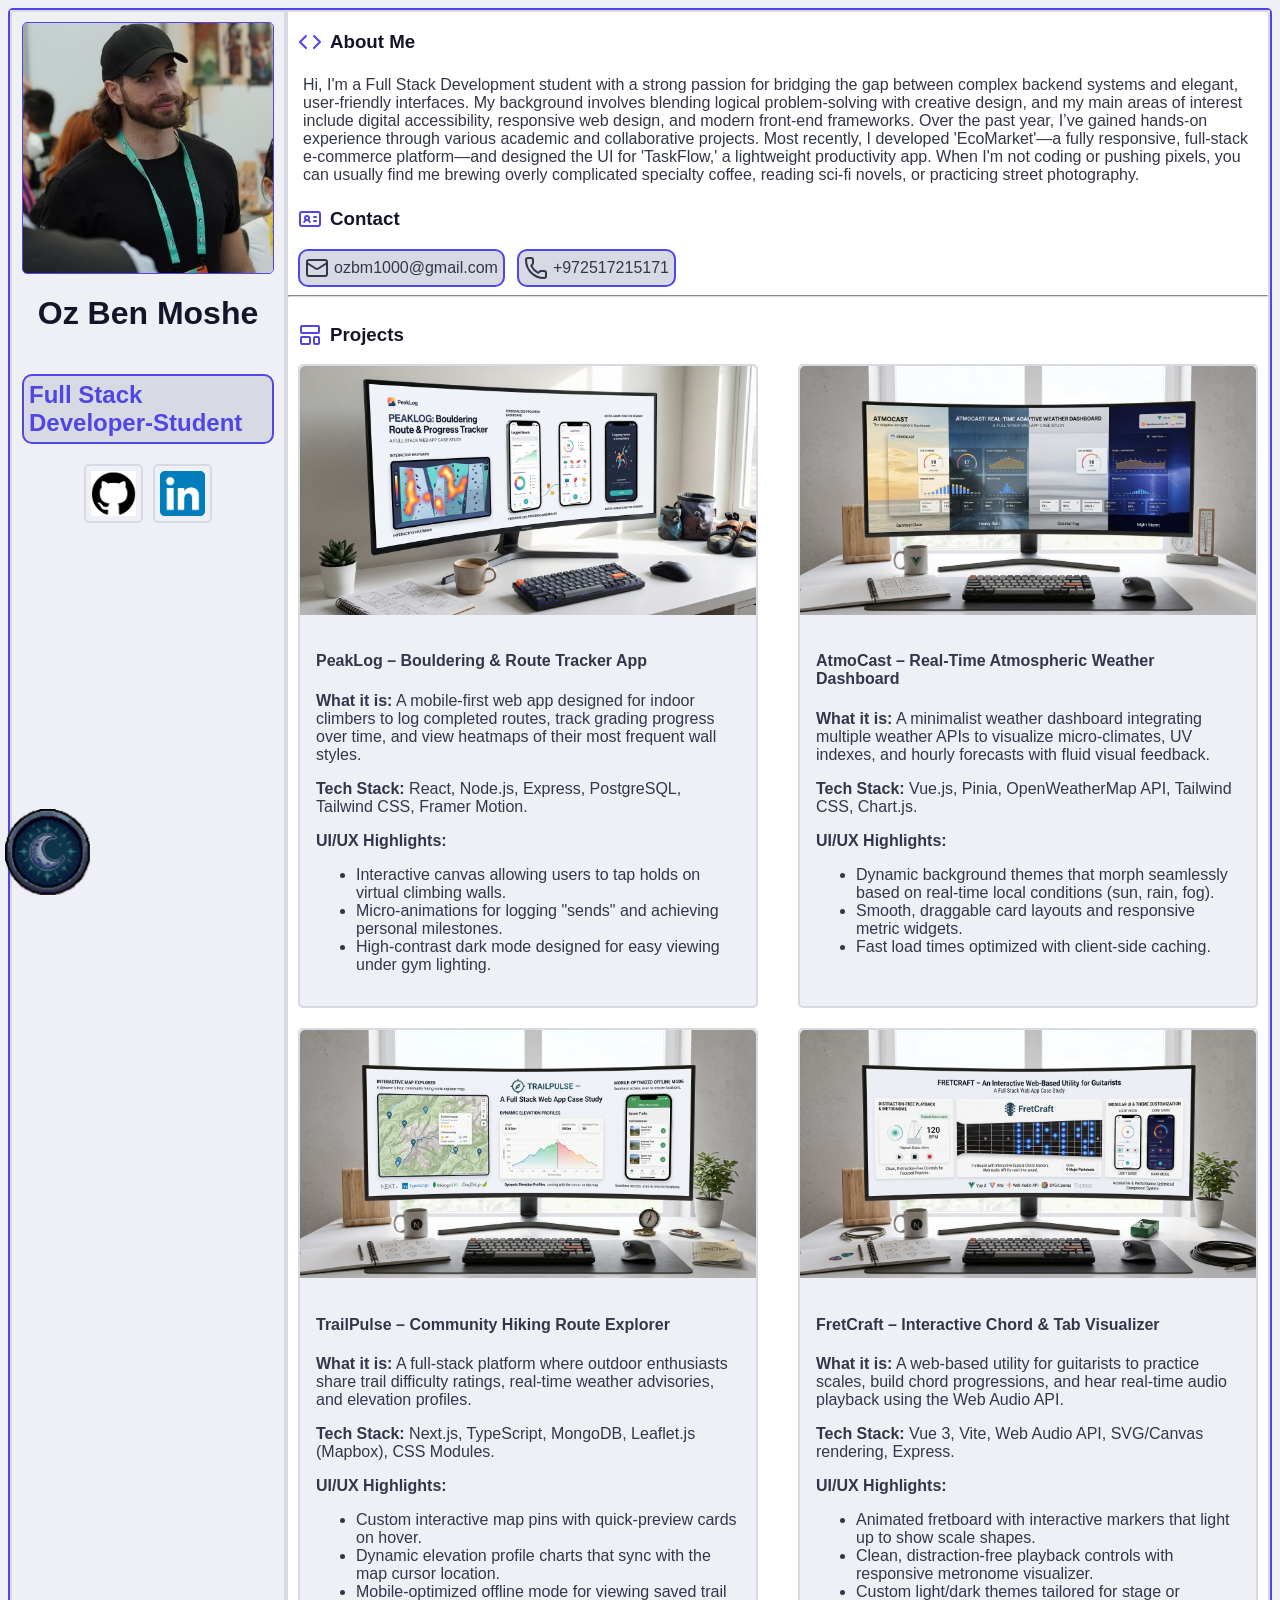
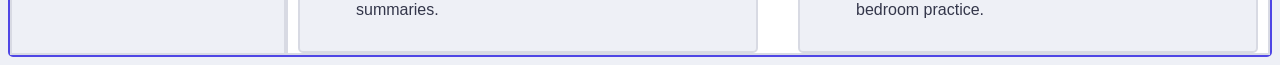
<file: index.html>
<!doctype html>
<html lang="en">
  <head>
    <meta charset="UTF-8" />
    <meta name="viewport" content="width=device-width, initial-scale=1.0" />
    <title>Oz's Business Card</title>
    <link rel="stylesheet" href="styles light.css" />
    <link rel="icon" type="image/svg+xml" href="images/favicon.svg" />
  </head>

  <body>
    <div class="sidebar">
      <img
        id="profile-image"
        src="images/profileImage.jpg"
        title="not me but yeah"
        alt="Not a Portrait of Oz Ben Moshe"
      />
      <h1>Oz Ben Moshe</h1>
      <h2>Full Stack Developer-Student</h2>

      <div class="connections">
        <a href="https://github.com/NoobUsesGitHub" title="github">
          <img class="link" src="images/github-icon.png" alt="GitHub" />
        </a>
        <a href="https://www.linkedin.com/in/ozbenmoshe/" title="linkedIn">
          <img class="link" src="images/linkedin-icon.png" alt="LinkedIn" />
        </a>
      </div>
    </div>

    <main>
      <div>
        <div class="section-label">
          <svg
            xmlns="http://www.w3.org/2000/svg"
            width="24"
            height="24"
            viewBox="0 0 24 24"
            fill="none"
            stroke="currentColor"
            stroke-width="2"
            stroke-linecap="round"
            stroke-linejoin="round"
            class="lucide lucide-code-icon lucide-code"
          >
            <path d="m16 18 6-6-6-6" />
            <path d="m8 6-6 6 6 6" />
          </svg>
          <h3>About Me</h3>
        </div>
        <article class="about-me">
          Hi, I'm a Full Stack Development student with a strong passion for
          bridging the gap between complex backend systems and elegant,
          user-friendly interfaces. My background involves blending logical
          problem-solving with creative design, and my main areas of interest
          include digital accessibility, responsive web design, and modern
          front-end frameworks. Over the past year, I’ve gained hands-on
          experience through various academic and collaborative projects. Most
          recently, I developed 'EcoMarket'—a fully responsive, full-stack
          e-commerce platform—and designed the UI for 'TaskFlow,' a lightweight
          productivity app. When I'm not coding or pushing pixels, you can
          usually find me brewing overly complicated specialty coffee, reading
          sci-fi novels, or practicing street photography.
        </article>

        <div class="section-label">
          <svg
            xmlns="http://www.w3.org/2000/svg"
            width="24"
            height="24"
            viewBox="0 0 24 24"
            fill="none"
            stroke="currentColor"
            stroke-width="2"
            stroke-linecap="round"
            stroke-linejoin="round"
            class="lucide lucide-id-card-icon lucide-id-card"
          >
            <path d="M16 10h2" />
            <path d="M16 14h2" />
            <path d="M6.17 15a3 3 0 0 1 5.66 0" />
            <circle cx="9" cy="11" r="2" />
            <rect x="2" y="5" width="20" height="14" rx="2" />
          </svg>
          <h3>Contact</h3>
        </div>
        <div id="contacts">
          <div class="contact-item">
            <svg
              xmlns="http://www.w3.org/2000/svg"
              width="24"
              height="24"
              viewBox="0 0 24 24"
              fill="none"
              stroke="currentColor"
              stroke-width="2"
              stroke-linecap="round"
              stroke-linejoin="round"
              class="lucide lucide-mail-icon lucide-mail"
            >
              <path d="m22 7-8.991 5.727a2 2 0 0 1-2.009 0L2 7" />
              <rect x="2" y="4" width="20" height="16" rx="2" />
            </svg>
            <span>ozbm1000@gmail.com</span>
          </div>
          <div class="contact-item">
            <svg
              xmlns="http://www.w3.org/2000/svg"
              width="24"
              height="24"
              viewBox="0 0 24 24"
              fill="none"
              stroke="currentColor"
              stroke-width="2"
              stroke-linecap="round"
              stroke-linejoin="round"
              class="lucide lucide-phone-icon lucide-phone"
            >
              <path
                d="M13.832 16.568a1 1 0 0 0 1.213-.303l.355-.465A2 2 0 0 1 17 15h3a2 2 0 0 1 2 2v3a2 2 0 0 1-2 2A18 18 0 0 1 2 4a2 2 0 0 1 2-2h3a2 2 0 0 1 2 2v3a2 2 0 0 1-.8 1.6l-.468.351a1 1 0 0 0-.292 1.233 14 14 0 0 0 6.392 6.384"
              />
            </svg>
            <span>+972517215171</span>
          </div>
        </div>

        <hr />
        <div class="section-label">
          <svg
            xmlns="http://www.w3.org/2000/svg"
            width="24"
            height="24"
            viewBox="0 0 24 24"
            fill="none"
            stroke="currentColor"
            stroke-width="2"
            stroke-linecap="round"
            stroke-linejoin="round"
            class="lucide lucide-layout-template-icon lucide-layout-template"
          >
            <rect width="18" height="7" x="3" y="3" rx="1" />
            <rect width="9" height="7" x="3" y="14" rx="1" />
            <rect width="5" height="7" x="16" y="14" rx="1" />
          </svg>
          <h3>Projects</h3>
        </div>
        <div class="projects">
          <div class="project">
            <img src="images/proj1.jpg" title="PeakLog" alt="PeakLog app screenshot" />
            <h4>PeakLog – Bouldering & Route Tracker App</h4>
            <article>
              <p>
                <strong>What it is:</strong> A mobile-first web app designed for
                indoor climbers to log completed routes, track grading progress
                over time, and view heatmaps of their most frequent wall styles.
              </p>
              <p>
                <strong>Tech Stack:</strong> React, Node.js, Express,
                PostgreSQL, Tailwind CSS, Framer Motion.
              </p>
              <p><strong>UI/UX Highlights:</strong></p>
              <ul>
                <li>
                  Interactive canvas allowing users to tap holds on virtual
                  climbing walls.
                </li>
                <li>
                  Micro-animations for logging "sends" and achieving personal
                  milestones.
                </li>
                <li>
                  High-contrast dark mode designed for easy viewing under gym
                  lighting.
                </li>
              </ul>
            </article>
          </div>

          <div class="project">
            <img src="images/proj2.jpg" title="AtmoCast" alt="AtmoCast app screenshot" />
            <h4>AtmoCast – Real-Time Atmospheric Weather Dashboard</h4>
            <article>
              <p>
                <strong>What it is:</strong> A minimalist weather dashboard
                integrating multiple weather APIs to visualize micro-climates,
                UV indexes, and hourly forecasts with fluid visual feedback.
              </p>
              <p>
                <strong>Tech Stack:</strong> Vue.js, Pinia, OpenWeatherMap API,
                Tailwind CSS, Chart.js.
              </p>
              <p><strong>UI/UX Highlights:</strong></p>
              <ul>
                <li>
                  Dynamic background themes that morph seamlessly based on
                  real-time local conditions (sun, rain, fog).
                </li>
                <li>
                  Smooth, draggable card layouts and responsive metric widgets.
                </li>
                <li>Fast load times optimized with client-side caching.</li>
              </ul>
            </article>
          </div>

          <div class="project">
            <img src="images/proj3.jpg" title="TrailPulse" alt="TrailPulse app screenshot" />
            <h4>TrailPulse – Community Hiking Route Explorer</h4>
            <article>
              <p>
                <strong>What it is:</strong> A full-stack platform where outdoor
                enthusiasts share trail difficulty ratings, real-time weather
                advisories, and elevation profiles.
              </p>
              <p>
                <strong>Tech Stack:</strong> Next.js, TypeScript, MongoDB,
                Leaflet.js (Mapbox), CSS Modules.
              </p>
              <p><strong>UI/UX Highlights:</strong></p>
              <ul>
                <li>
                  Custom interactive map pins with quick-preview cards on hover.
                </li>
                <li>
                  Dynamic elevation profile charts that sync with the map cursor
                  location.
                </li>
                <li>
                  Mobile-optimized offline mode for viewing saved trail
                  summaries.
                </li>
              </ul>
            </article>
          </div>

          <div class="project">
            <img src="images/proj4.jpg" title="FretCraft" alt="FretCraft app screenshot" />
            <h4>FretCraft – Interactive Chord & Tab Visualizer</h4>
            <article>
              <p>
                <strong>What it is:</strong> A web-based utility for guitarists
                to practice scales, build chord progressions, and hear real-time
                audio playback using the Web Audio API.
              </p>
              <p>
                <strong>Tech Stack:</strong> Vue 3, Vite, Web Audio API,
                SVG/Canvas rendering, Express.
              </p>
              <p><strong>UI/UX Highlights:</strong></p>
              <ul>
                <li>
                  Animated fretboard with interactive markers that light up to
                  show scale shapes.
                </li>
                <li>
                  Clean, distraction-free playback controls with responsive
                  metronome visualizer.
                </li>
                <li>
                  Custom light/dark themes tailored for stage or bedroom
                  practice.
                </li>
              </ul>
            </article>
          </div>
        </div>
      </div>
    </main>

    <a href="DarkMode.html" title="Dark Mode">
      <img class="modeSwitcher" src="images/moon.png" alt="Switch to dark mode" />
    </a>
  </body>
</html>
</file>
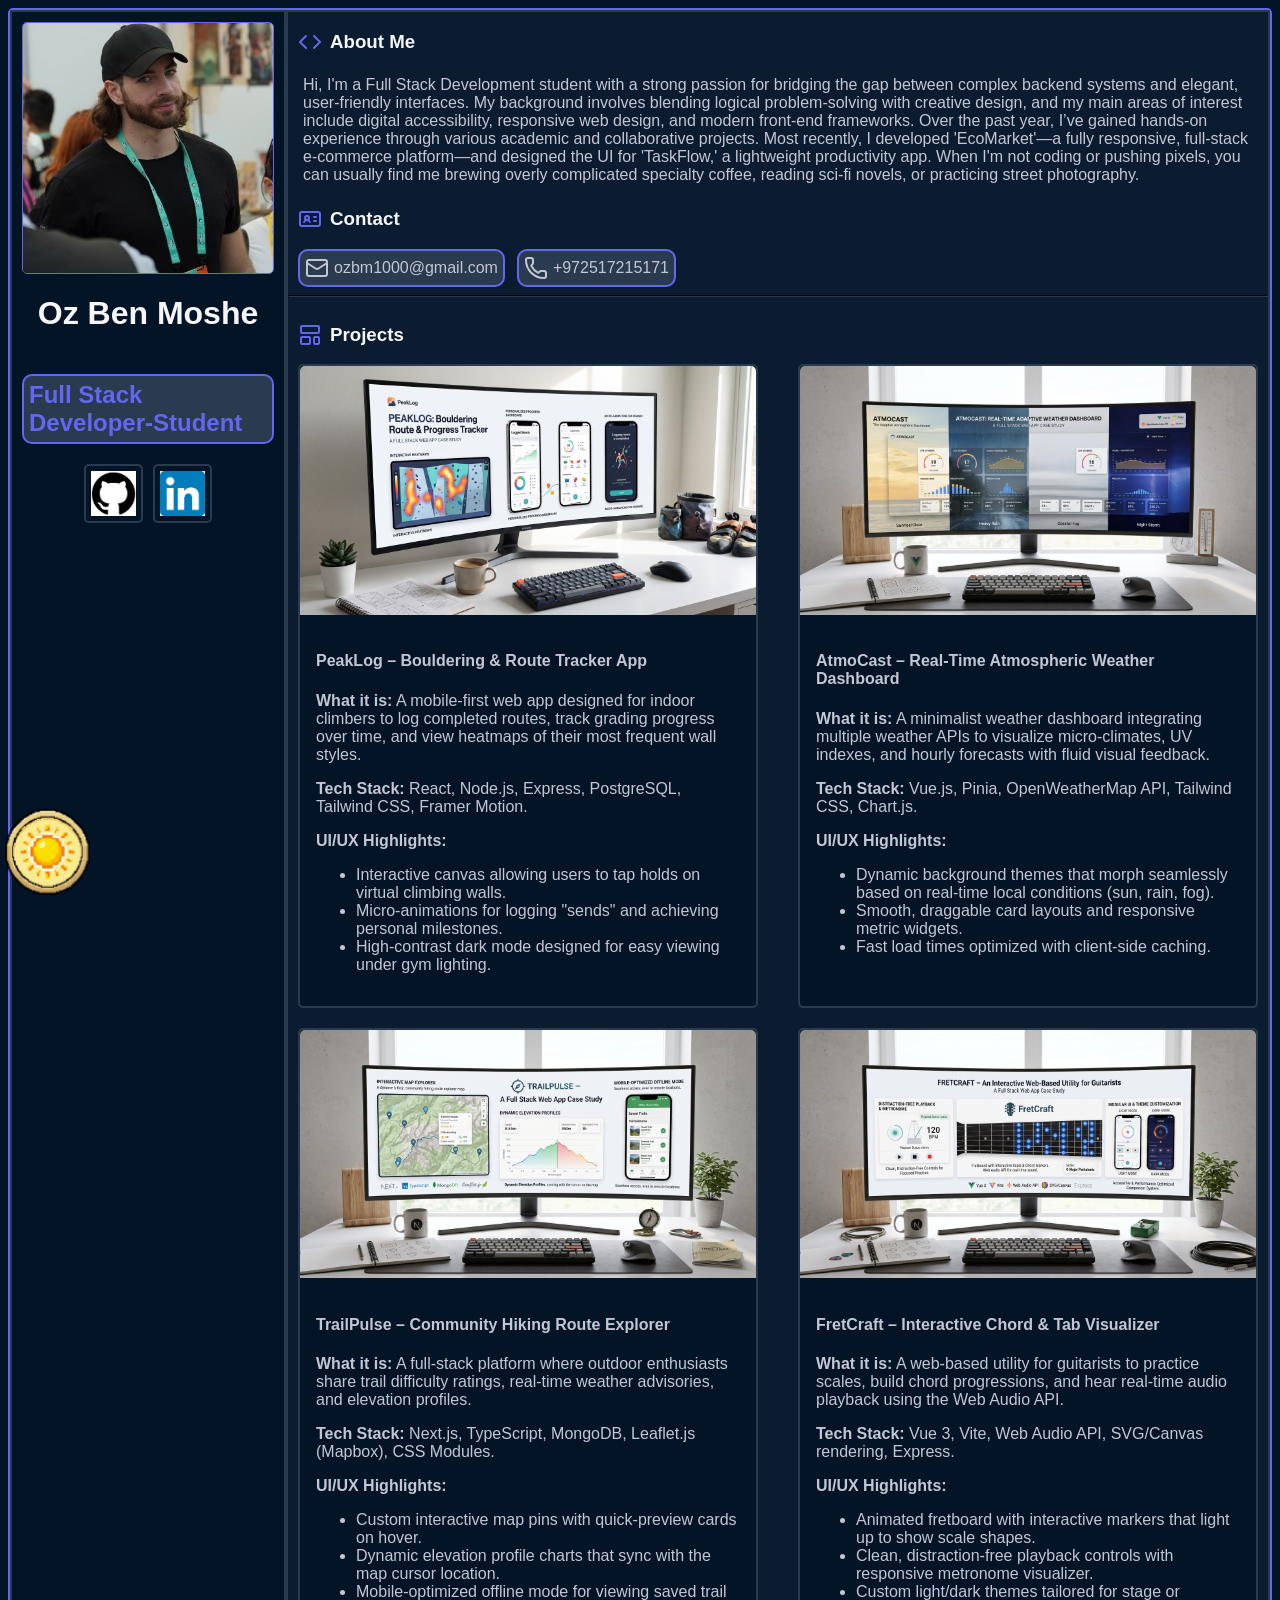
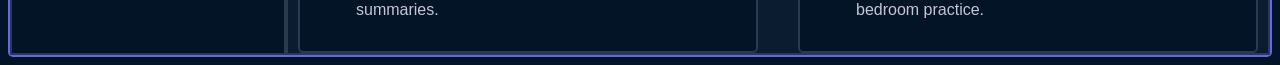
<file: DarkMode.html>
<!doctype html>
<html lang="en">
  <head>
    <meta charset="UTF-8" />
    <meta name="viewport" content="width=device-width, initial-scale=1.0" />
    <title>Oz's Business Card</title>
    <link rel="stylesheet" href="styles dark.css" />
    <link rel="icon" type="image/svg+xml" href="images/favicon.svg" />
  </head>

  <body>
    <div class="sidebar">
      <img
        id="profile-image"
        src="images/profileImage.jpg"
        title="not me but yeah"
        alt="Not a Portrait of Oz Ben Moshe"
      />
      <h1>Oz Ben Moshe</h1>
      <h2>Full Stack Developer-Student</h2>

      <div class="connections">
        <a href="https://github.com/NoobUsesGitHub" title="github">
          <img class="link" src="images/github-icon.png" alt="GitHub" />
        </a>
        <a href="https://www.linkedin.com/in/ozbenmoshe/" title="linkedIn">
          <img class="link" src="images/linkedin-icon.png" alt="LinkedIn" />
        </a>
      </div>
    </div>

    <main>
      <div>
        <div class="section-label">
          <svg
            xmlns="http://www.w3.org/2000/svg"
            width="24"
            height="24"
            viewBox="0 0 24 24"
            fill="none"
            stroke="currentColor"
            stroke-width="2"
            stroke-linecap="round"
            stroke-linejoin="round"
            class="lucide lucide-code-icon lucide-code"
          >
            <path d="m16 18 6-6-6-6" />
            <path d="m8 6-6 6 6 6" />
          </svg>
          <h3>About Me</h3>
        </div>
        <article class="about-me">
          Hi, I'm a Full Stack Development student with a strong passion for
          bridging the gap between complex backend systems and elegant,
          user-friendly interfaces. My background involves blending logical
          problem-solving with creative design, and my main areas of interest
          include digital accessibility, responsive web design, and modern
          front-end frameworks. Over the past year, I’ve gained hands-on
          experience through various academic and collaborative projects. Most
          recently, I developed 'EcoMarket'—a fully responsive, full-stack
          e-commerce platform—and designed the UI for 'TaskFlow,' a lightweight
          productivity app. When I'm not coding or pushing pixels, you can
          usually find me brewing overly complicated specialty coffee, reading
          sci-fi novels, or practicing street photography.
        </article>

        <div class="section-label">
          <svg
            xmlns="http://www.w3.org/2000/svg"
            width="24"
            height="24"
            viewBox="0 0 24 24"
            fill="none"
            stroke="currentColor"
            stroke-width="2"
            stroke-linecap="round"
            stroke-linejoin="round"
            class="lucide lucide-id-card-icon lucide-id-card"
          >
            <path d="M16 10h2" />
            <path d="M16 14h2" />
            <path d="M6.17 15a3 3 0 0 1 5.66 0" />
            <circle cx="9" cy="11" r="2" />
            <rect x="2" y="5" width="20" height="14" rx="2" />
          </svg>
          <h3>Contact</h3>
        </div>
        <div id="contacts">
          <div class="contact-item">
            <svg
              xmlns="http://www.w3.org/2000/svg"
              width="24"
              height="24"
              viewBox="0 0 24 24"
              fill="none"
              stroke="currentColor"
              stroke-width="2"
              stroke-linecap="round"
              stroke-linejoin="round"
              class="lucide lucide-mail-icon lucide-mail"
            >
              <path d="m22 7-8.991 5.727a2 2 0 0 1-2.009 0L2 7" />
              <rect x="2" y="4" width="20" height="16" rx="2" />
            </svg>
            <span>ozbm1000@gmail.com</span>
          </div>
          <div class="contact-item">
            <svg
              xmlns="http://www.w3.org/2000/svg"
              width="24"
              height="24"
              viewBox="0 0 24 24"
              fill="none"
              stroke="currentColor"
              stroke-width="2"
              stroke-linecap="round"
              stroke-linejoin="round"
              class="lucide lucide-phone-icon lucide-phone"
            >
              <path
                d="M13.832 16.568a1 1 0 0 0 1.213-.303l.355-.465A2 2 0 0 1 17 15h3a2 2 0 0 1 2 2v3a2 2 0 0 1-2 2A18 18 0 0 1 2 4a2 2 0 0 1 2-2h3a2 2 0 0 1 2 2v3a2 2 0 0 1-.8 1.6l-.468.351a1 1 0 0 0-.292 1.233 14 14 0 0 0 6.392 6.384"
              />
            </svg>
            <span>+972517215171</span>
          </div>
        </div>

        <hr />
        <div class="section-label">
          <svg
            xmlns="http://www.w3.org/2000/svg"
            width="24"
            height="24"
            viewBox="0 0 24 24"
            fill="none"
            stroke="currentColor"
            stroke-width="2"
            stroke-linecap="round"
            stroke-linejoin="round"
            class="lucide lucide-layout-template-icon lucide-layout-template"
          >
            <rect width="18" height="7" x="3" y="3" rx="1" />
            <rect width="9" height="7" x="3" y="14" rx="1" />
            <rect width="5" height="7" x="16" y="14" rx="1" />
          </svg>
          <h3>Projects</h3>
        </div>
        <div class="projects">
          <div class="project">
            <img src="images/proj1.jpg" title="PeakLog" alt="PeakLog app screenshot" />
            <h4>PeakLog – Bouldering & Route Tracker App</h4>
            <article>
              <p>
                <strong>What it is:</strong> A mobile-first web app designed for
                indoor climbers to log completed routes, track grading progress
                over time, and view heatmaps of their most frequent wall styles.
              </p>
              <p>
                <strong>Tech Stack:</strong> React, Node.js, Express,
                PostgreSQL, Tailwind CSS, Framer Motion.
              </p>
              <p><strong>UI/UX Highlights:</strong></p>
              <ul>
                <li>
                  Interactive canvas allowing users to tap holds on virtual
                  climbing walls.
                </li>
                <li>
                  Micro-animations for logging "sends" and achieving personal
                  milestones.
                </li>
                <li>
                  High-contrast dark mode designed for easy viewing under gym
                  lighting.
                </li>
              </ul>
            </article>
          </div>

          <div class="project">
            <img src="images/proj2.jpg" title="AtmoCast" alt="AtmoCast app screenshot" />
            <h4>AtmoCast – Real-Time Atmospheric Weather Dashboard</h4>
            <article>
              <p>
                <strong>What it is:</strong> A minimalist weather dashboard
                integrating multiple weather APIs to visualize micro-climates,
                UV indexes, and hourly forecasts with fluid visual feedback.
              </p>
              <p>
                <strong>Tech Stack:</strong> Vue.js, Pinia, OpenWeatherMap API,
                Tailwind CSS, Chart.js.
              </p>
              <p><strong>UI/UX Highlights:</strong></p>
              <ul>
                <li>
                  Dynamic background themes that morph seamlessly based on
                  real-time local conditions (sun, rain, fog).
                </li>
                <li>
                  Smooth, draggable card layouts and responsive metric widgets.
                </li>
                <li>Fast load times optimized with client-side caching.</li>
              </ul>
            </article>
          </div>

          <div class="project">
            <img src="images/proj3.jpg" title="TrailPulse" alt="TrailPulse app screenshot" />
            <h4>TrailPulse – Community Hiking Route Explorer</h4>
            <article>
              <p>
                <strong>What it is:</strong> A full-stack platform where outdoor
                enthusiasts share trail difficulty ratings, real-time weather
                advisories, and elevation profiles.
              </p>
              <p>
                <strong>Tech Stack:</strong> Next.js, TypeScript, MongoDB,
                Leaflet.js (Mapbox), CSS Modules.
              </p>
              <p><strong>UI/UX Highlights:</strong></p>
              <ul>
                <li>
                  Custom interactive map pins with quick-preview cards on hover.
                </li>
                <li>
                  Dynamic elevation profile charts that sync with the map cursor
                  location.
                </li>
                <li>
                  Mobile-optimized offline mode for viewing saved trail
                  summaries.
                </li>
              </ul>
            </article>
          </div>

          <div class="project">
            <img src="images/proj4.jpg" title="FretCraft" alt="FretCraft app screenshot" />
            <h4>FretCraft – Interactive Chord & Tab Visualizer</h4>
            <article>
              <p>
                <strong>What it is:</strong> A web-based utility for guitarists
                to practice scales, build chord progressions, and hear real-time
                audio playback using the Web Audio API.
              </p>
              <p>
                <strong>Tech Stack:</strong> Vue 3, Vite, Web Audio API,
                SVG/Canvas rendering, Express.
              </p>
              <p><strong>UI/UX Highlights:</strong></p>
              <ul>
                <li>
                  Animated fretboard with interactive markers that light up to
                  show scale shapes.
                </li>
                <li>
                  Clean, distraction-free playback controls with responsive
                  metronome visualizer.
                </li>
                <li>
                  Custom light/dark themes tailored for stage or bedroom
                  practice.
                </li>
              </ul>
            </article>
          </div>
        </div>
      </div>
    </main>

    <a href="index.html" title="Light Mode">
      <img class="modeSwitcher" src="images/sun.png" />
    </a>
  </body>
</html>
</file>
<file: styles light.css>
:root {
  --mode: light;
  --color-border: #d8dae3;
  --color-accent: #4f46e5;
  --color-bg: #eef0f6;
  --color-heading: #14152a;
  --color-surface: #ffffff;
}

.modeSwitcher {
  width: 85px;
  position: fixed;
  bottom: 0;
  left: 0;
  margin: 5px;
}

.about-me {
  max-width: 1800px;
  padding: 5px 5px 5px 15px;
}
html {
  background-color: var(--color-bg);
}
h1,
h2,
h3 {
  color: var(--color-heading);
}
body {
  color: #33364a;
  display: flex;
  flex-direction: row;
  font-family: sans-serif;
  border: 2px solid var(--color-accent);
  border-radius: 5px;
  background-color: var(--color-surface);
}
hr {
  border-color: var(--color-border);
}
.sidebar {
  display: flex;
  border: 2px solid var(--color-border);
  flex-direction: column;
  justify-content: start;
  align-items: center;
  padding: 10px;
  background-color: var(--color-bg);
}
main {
  border: 2px solid var(--color-border);
}

.sidebar h2 {
  padding: 5px;
  color: var(--color-accent);
  background-color: var(--color-border);
  border: 2px solid var(--color-accent);
  border-radius: 10px;
}
.section-label {
  color: var(--color-accent);
  padding-left: 10px;
  display: flex;
  align-items: center;
  gap: 8px;
}

#contacts {
  display: flex;
  flex-direction: row;
  gap: 12px;
  flex-wrap: wrap;
  padding-left: 10px;
}

.connections {
  display: flex;
  gap: 10px;
}
.connections a {
  display: flex;
  align-items: center;
  justify-content: center;
  padding: 5px;
  border: 2px solid var(--color-border);
  border-radius: 5px;
}

#contacts .contact-item {
  display: flex;
  background-color: var(--color-border);
  border: 2px solid var(--color-accent);
  border-radius: 10px;
  align-items: center;
  gap: 5px 5px;
  padding: 5px;
}

#profile-image {
  width: 250px;
  border: 1px solid var(--color-accent);
  border-radius: 5px;
}

.link {
  width: 45px;
}

.projects img {
  width: 100%;
  height: auto;
  object-fit: cover;
  border-radius: 5px 5px 0 0;
}

.projects {
  display: grid;
  grid-template-columns: 1fr 1fr;
  gap: 20px;
}

.project {
  background-color: var(--color-bg);
  border: 2px solid var(--color-border);
  border-radius: 5px;
  overflow: hidden;
  margin: 0px 10px;
}
.project h4,
.project article {
  padding: 0px 16px;
}

.project h4 {
  padding-top: 12px;
}
.project article {
  padding-bottom: 16px;
}

@media (max-width: 700px) {
  body {
    flex-direction: column;
  }
  #profile-image {
    width: 150px;
  }
  .projects {
    grid-template-columns: 1fr;
  }
  .modeSwitcher{
    width: 70px;
  }
}
</file>
<file: styles dark.css>
:root {
  --mode: dark;
  --color-border: #2a3a4f;
  --color-accent: #6366f1;
  --color-bg: #031427;
  --color-heading: #f5f5fa;
  --color-surface: #0b1c30;
}

.modeSwitcher {
  width: 85px;
  position: fixed;
  bottom: 0;
  left: 0;
  margin: 5px;
}

.about-me {
  max-width: 1800px;
  padding: 5px 5px 5px 15px;
}
html {
  background-color: var(--color-bg);
}
h1,
h2,
h3 {
  color: var(--color-heading);
}
body {
  color: #c4c6d4;
  display: flex;
  flex-direction: row;
  font-family: sans-serif;
  border: 2px solid var(--color-accent);
  border-radius: 5px;
  background-color: var(--color-surface);
}
hr {
  border-color: var(--color-border);
}
.sidebar {
  display: flex;
  border: 2px solid var(--color-border);
  flex-direction: column;
  justify-content: start;
  align-items: center;
  padding: 10px;
  background-color: var(--color-bg);
}
main {
  border: 2px solid var(--color-border);
}

.sidebar h2 {
  padding: 5px;
  color: var(--color-accent);
  background-color: var(--color-border);
  border: 2px solid var(--color-accent);
  border-radius: 10px;
}
.section-label {
  color: var(--color-accent);
  padding-left: 10px;
  display: flex;
  align-items: center;
  gap: 8px;
}

#contacts {
  display: flex;
  flex-direction: row;
  gap: 12px;
  flex-wrap: wrap;
  padding-left: 10px;
}

.connections {
  display: flex;
  gap: 10px;
}
.connections a {
  display: flex;
  align-items: center;
  justify-content: center;
  padding: 5px;
  border: 2px solid var(--color-border);
  border-radius: 5px;
}

#contacts .contact-item {
  display: flex;
  background-color: var(--color-border);
  border: 2px solid var(--color-accent);
  border-radius: 10px;
  align-items: center;
  gap: 5px 5px;
  padding: 5px;
}

#profile-image {
  width: 250px;
  border: 1px solid var(--color-accent);
  border-radius: 5px;
}

.link {
  width: 45px;
}

.projects img {
  width: 100%;
  height: auto;
  object-fit: cover;
  border-radius: 5px 5px 0 0;
}

.projects {
  display: grid;
  grid-template-columns: 1fr 1fr;
  gap: 20px;
}

.project {
  background-color: var(--color-bg);
  border: 2px solid var(--color-border);
  border-radius: 5px;
  overflow: hidden;
  margin: 0px 10px;
}
.project h4,
.project article {
  padding: 0px 16px;
}

.project h4 {
  padding-top: 12px;
}
.project article {
  padding-bottom: 16px;
}


@media (max-width: 700px) {
  body {
    flex-direction: column;
  }
  #profile-image {
    width: 150px;
  }
  .projects {
    grid-template-columns: 1fr;
  }
  .modeSwitcher{
    width: 70px;
  }
}
</file>
